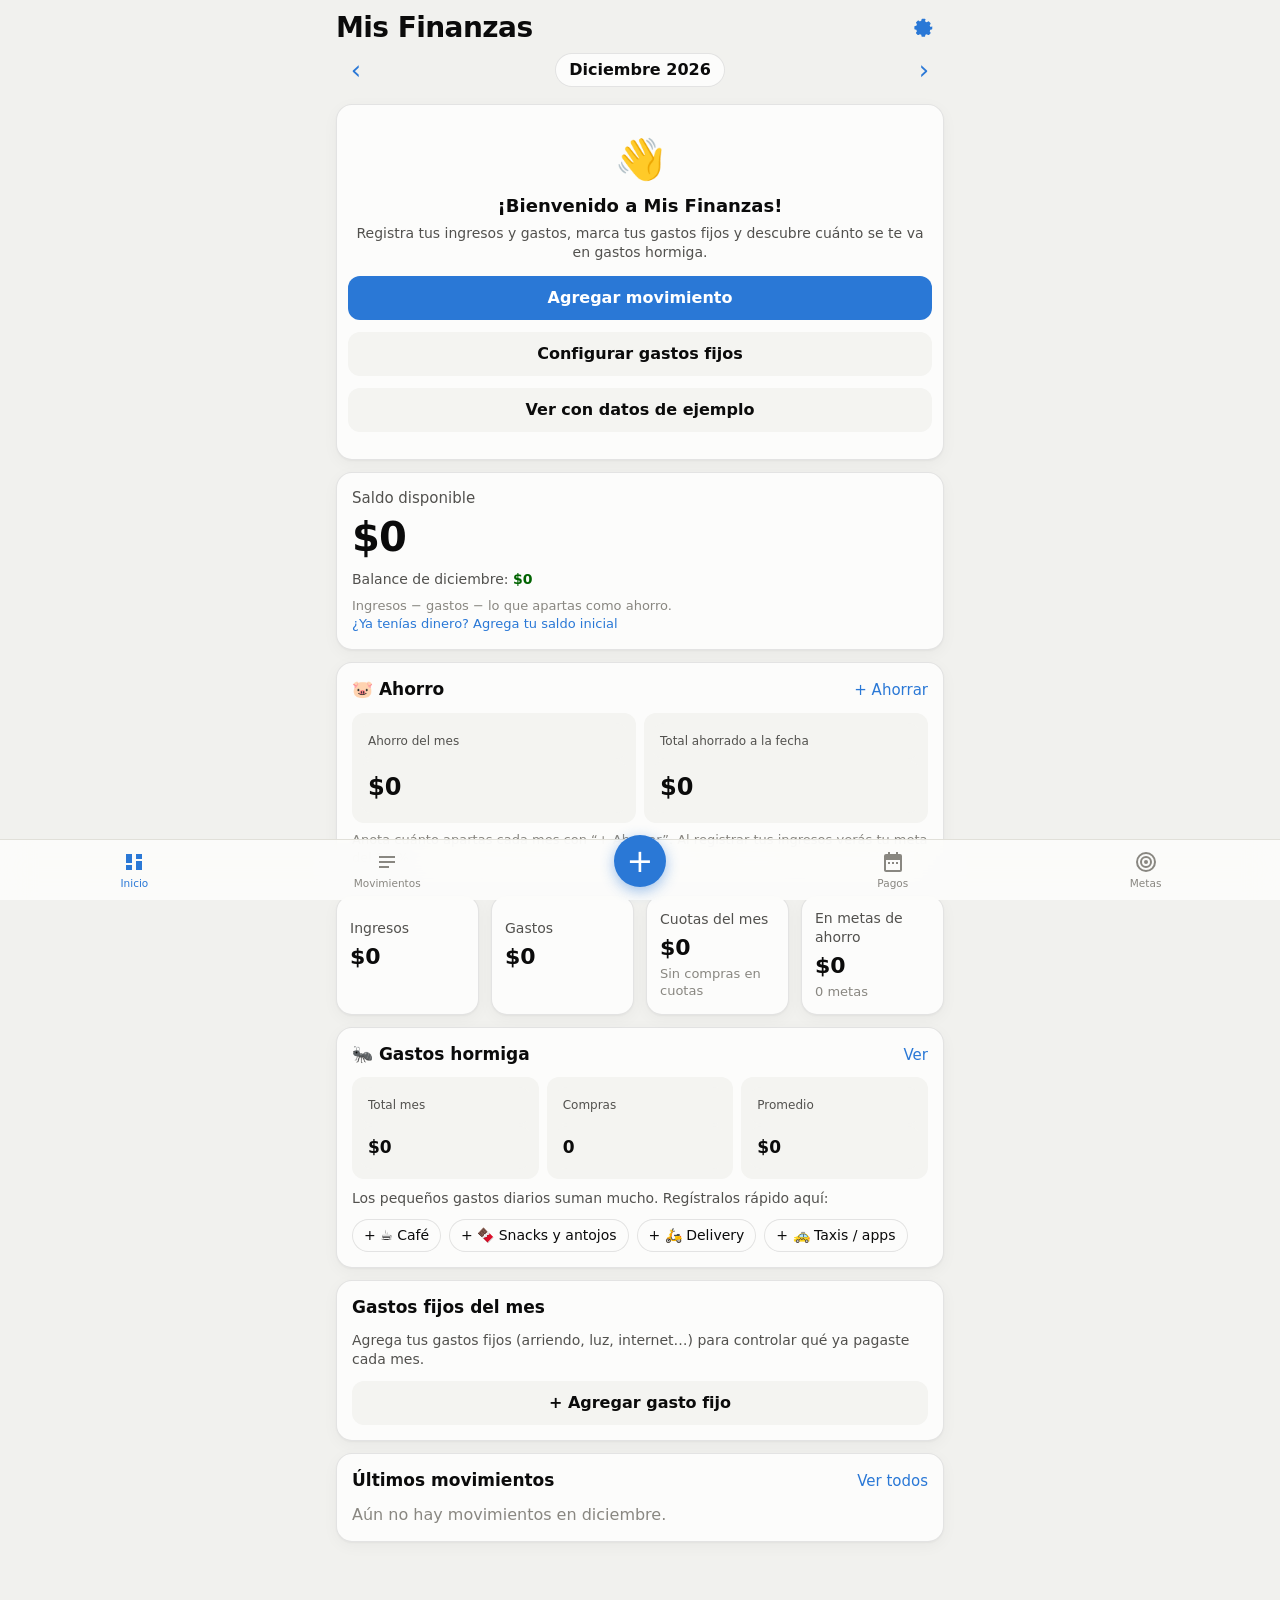
<file: index.html>
<!DOCTYPE html>
<html lang="es">
<head>
  <meta charset="utf-8">
  <meta name="viewport" content="width=device-width, initial-scale=1, viewport-fit=cover">
  <title>Mis Finanzas</title>
  <meta name="description" content="Finanzas personales: ingresos, gastos, gastos fijos, gastos hormiga y metas de ahorro.">
  <meta name="theme-color" content="#f1f1ee" media="(prefers-color-scheme: light)">
  <meta name="theme-color" content="#0d0d0d" media="(prefers-color-scheme: dark)">
  <meta name="apple-mobile-web-app-capable" content="yes">
  <meta name="mobile-web-app-capable" content="yes">
  <meta name="apple-mobile-web-app-status-bar-style" content="default">
  <meta name="apple-mobile-web-app-title" content="Finanzas">
  <meta name="format-detection" content="telephone=no">
  <link rel="manifest" href="manifest.webmanifest">
  <link rel="icon" href="icons/icon-192.png" type="image/png">
  <link rel="apple-touch-icon" href="icons/apple-touch-icon.png">
  <link rel="stylesheet" href="css/styles.css">
</head>
<body>
  <header class="topbar">
    <div class="topbar-row">
      <h1 id="title">Inicio</h1>
      <span class="spacer"></span>
      <button class="icon-btn cloud-btn" id="cloudBtn" data-action="cloud-goto" aria-label="Copia en Google Drive" hidden></button>
      <button class="icon-btn" data-action="go" data-tab="ajustes" aria-label="Ajustes">
        <svg viewBox="0 0 24 24" width="22" height="22" aria-hidden="true"><path fill="currentColor" d="M12 8.5a3.5 3.5 0 1 0 0 7 3.5 3.5 0 0 0 0-7Zm0 5.5a2 2 0 1 1 0-4 2 2 0 0 1 0 4Zm8.4-3.2-1.6-.3a7 7 0 0 0-.6-1.5l.9-1.4a.8.8 0 0 0-.1-1l-1.6-1.6a.8.8 0 0 0-1-.1l-1.4.9a7 7 0 0 0-1.5-.6l-.3-1.6A.8.8 0 0 0 12.4 2h-2.3a.8.8 0 0 0-.8.6l-.3 1.6a7 7 0 0 0-1.5.6l-1.4-.9a.8.8 0 0 0-1 .1L3.5 5.6a.8.8 0 0 0-.1 1l.9 1.4a7 7 0 0 0-.6 1.5l-1.6.3a.8.8 0 0 0-.6.8v2.3c0 .4.3.7.6.8l1.6.3c.1.5.3 1 .6 1.5l-.9 1.4a.8.8 0 0 0 .1 1l1.6 1.6c.3.3.7.3 1 .1l1.4-.9c.5.3 1 .5 1.5.6l.3 1.6c.1.4.4.6.8.6h2.3c.4 0 .7-.3.8-.6l.3-1.6c.5-.1 1-.3 1.5-.6l1.4.9c.3.2.7.2 1-.1l1.6-1.6c.3-.3.3-.7.1-1l-.9-1.4c.3-.5.5-1 .6-1.5l1.6-.3c.4-.1.6-.4.6-.8v-2.3a.8.8 0 0 0-.6-.8Z"/></svg>
      </button>
    </div>
    <div class="month-nav" id="monthNav">
      <button class="icon-btn" data-action="month" data-delta="-1" aria-label="Mes anterior">‹</button>
      <button class="month-label" id="monthLabel" data-action="month-today"></button>
      <button class="icon-btn" data-action="month" data-delta="1" aria-label="Mes siguiente">›</button>
    </div>
  </header>

  <main id="view" tabindex="-1"></main>

  <nav class="tabbar" aria-label="Secciones">
    <button data-action="go" data-tab="inicio" class="tab">
      <svg viewBox="0 0 24 24" aria-hidden="true"><path d="M4 13h6V4H4v9Zm0 7h6v-5H4v5Zm10 0h6v-9h-6v9Zm0-16v5h6V4h-6Z"/></svg>
      <span>Inicio</span>
    </button>
    <button data-action="go" data-tab="movimientos" class="tab">
      <svg viewBox="0 0 24 24" aria-hidden="true"><path d="M4 6h16v2H4V6Zm0 5h16v2H4v-2Zm0 5h10v2H4v-2Z"/></svg>
      <span>Movimientos</span>
    </button>
    <button data-action="add" class="tab tab-add" aria-label="Agregar movimiento">
      <span class="plus">+</span>
    </button>
    <button data-action="go" data-tab="fijos" class="tab">
      <svg viewBox="0 0 24 24" aria-hidden="true"><path d="M7 2v2H5a2 2 0 0 0-2 2v14c0 1.1.9 2 2 2h14a2 2 0 0 0 2-2V6a2 2 0 0 0-2-2h-2V2h-2v2H9V2H7Zm-2 8h14v10H5V10Zm2 2v2h2v-2H7Zm4 0v2h2v-2h-2Zm4 0v2h2v-2h-2Z"/></svg>
      <span>Pagos</span>
    </button>
    <button data-action="go" data-tab="metas" class="tab">
      <svg viewBox="0 0 24 24" aria-hidden="true"><path d="M12 2a10 10 0 1 0 10 10A10 10 0 0 0 12 2Zm0 18a8 8 0 1 1 8-8 8 8 0 0 1-8 8Zm0-14a6 6 0 1 0 6 6 6 6 0 0 0-6-6Zm0 10a4 4 0 1 1 4-4 4 4 0 0 1-4 4Zm0-6a2 2 0 1 0 2 2 2 2 0 0 0-2-2Z"/></svg>
      <span>Metas</span>
    </button>
  </nav>

  <div class="sheet-backdrop" id="backdrop" data-action="close-sheet" hidden></div>
  <section class="sheet" id="sheet" role="dialog" aria-modal="true" hidden></section>
  <div class="toast" id="toast" role="status" aria-live="polite" hidden></div>
  <div class="lock" id="lock" role="dialog" aria-modal="true" aria-label="App bloqueada" hidden></div>
  <input type="file" id="importFile" accept="application/json,.json" hidden>

  <script src="js/app.js"></script>
</body>
</html>
</file>
<file: css/styles.css>
/* ===== Tokens ===== */
:root {
  color-scheme: light;
  --page: #f1f1ee;
  --card: #fcfcfb;
  --card-2: #f4f4f1;
  --ink-1: #0b0b0b;
  --ink-2: #52514e;
  --ink-3: #898781;
  --hair: #e1e0d9;
  --axis: #c3c2b7;
  --border: rgba(11, 11, 11, 0.10);
  --accent: #2a78d6;
  --accent-ink: #1c5cab;
  --accent-wash: #cde2fb;
  --pos-ink: #006300;
  --neg-ink: #b42323;
  /* Series */
  --s-fijo: #2a78d6;
  --s-variable: #eb6834;
  --s-hormiga: #1baf7a;
  --s-ingreso: #008300;
  --s-gasto: #6250d6;
  --s-bar: #2a78d6;
  --s-track: #e6eefa;
  /* Status */
  --good: #0ca30c;
  --warning: #fab219;
  --critical: #d03b3b;
  --radius: 16px;
  --shadow: 0 1px 2px rgba(0,0,0,.04), 0 4px 16px rgba(0,0,0,.04);
  --font: system-ui, -apple-system, "SF Pro Text", "Segoe UI", Roboto, sans-serif;
}

@media (prefers-color-scheme: dark) {
  :root:where(:not([data-theme="light"])) {
    color-scheme: dark;
    --page: #0d0d0d;
    --card: #1a1a19;
    --card-2: #242423;
    --ink-1: #f0efec;
    --ink-2: #c3c2b7;
    --ink-3: #898781;
    --hair: #2c2c2a;
    --axis: #383835;
    --border: rgba(255, 255, 255, 0.10);
    --accent: #3987e5;
    --accent-ink: #86b6ef;
    --accent-wash: #1d3557;
    --pos-ink: #0ca30c;
    --neg-ink: #e66767;
    --s-fijo: #3987e5;
    --s-variable: #d95926;
    --s-hormiga: #199e70;
    --s-ingreso: #008300;
    --s-gasto: #9085e9;
    --s-bar: #3987e5;
    --s-track: #1f2a3a;
    --shadow: none;
  }
}
:root[data-theme="dark"] {
  color-scheme: dark;
  --page: #0d0d0d;
  --card: #1a1a19;
  --card-2: #242423;
  --ink-1: #f0efec;
  --ink-2: #c3c2b7;
  --ink-3: #898781;
  --hair: #2c2c2a;
  --axis: #383835;
  --border: rgba(255, 255, 255, 0.10);
  --accent: #3987e5;
  --accent-ink: #86b6ef;
  --accent-wash: #1d3557;
  --pos-ink: #0ca30c;
  --neg-ink: #e66767;
  --s-fijo: #3987e5;
  --s-variable: #d95926;
  --s-hormiga: #199e70;
  --s-ingreso: #008300;
  --s-gasto: #9085e9;
  --s-bar: #3987e5;
  --s-track: #1f2a3a;
  --shadow: none;
}

/* ===== Base ===== */
* { box-sizing: border-box; }
html, body { margin: 0; padding: 0; }
html { -webkit-text-size-adjust: 100%; }
body {
  font-family: var(--font);
  background: var(--page);
  color: var(--ink-1);
  font-size: 16px;
  line-height: 1.35;
  -webkit-font-smoothing: antialiased;
  -webkit-tap-highlight-color: transparent;
  overscroll-behavior-y: none;
  min-height: 100vh;
}
button { font: inherit; color: inherit; background: none; border: 0; padding: 0; cursor: pointer; }
input, select, textarea { font: inherit; color: inherit; }
h1, h2, h3, p { margin: 0; }
[hidden] { display: none !important; }

/* ===== Top bar ===== */
.topbar {
  position: sticky; top: 0; z-index: 20;
  background: color-mix(in srgb, var(--page) 88%, transparent);
  -webkit-backdrop-filter: saturate(180%) blur(16px);
  backdrop-filter: saturate(180%) blur(16px);
  padding: calc(env(safe-area-inset-top) + 8px) 16px 6px;
}
.topbar-row { display: flex; align-items: center; justify-content: space-between; min-height: 40px; }
.topbar h1 { font-size: 28px; font-weight: 700; letter-spacing: -0.02em; }
.icon-btn {
  width: 40px; height: 40px; border-radius: 20px;
  display: inline-grid; place-items: center;
  font-size: 26px; line-height: 1; color: var(--accent);
}
.icon-btn:active { background: var(--card-2); }
.month-nav { display: flex; align-items: center; justify-content: space-between; margin-top: 2px; }
.month-label {
  font-weight: 600; font-size: 16px; padding: 6px 14px; border-radius: 999px;
  background: var(--card); box-shadow: inset 0 0 0 1px var(--border);
  text-transform: capitalize;
}

/* ===== Main ===== */
main {
  padding: 8px 16px calc(env(safe-area-inset-bottom) + 96px);
  max-width: 640px; margin: 0 auto;
  outline: none;
}
.topbar-row, .month-nav { max-width: 608px; margin-left: auto; margin-right: auto; }

.card {
  background: var(--card);
  border-radius: var(--radius);
  box-shadow: var(--shadow), inset 0 0 0 1px var(--border);
  padding: 16px;
  margin-bottom: 12px;
}
.card-head { display: flex; align-items: baseline; justify-content: space-between; gap: 8px; margin-bottom: 12px; }
.card-head h2 { font-size: 17px; font-weight: 650; }
.card-head .link { color: var(--accent); font-size: 15px; font-weight: 500; }
.section-title { font-size: 13px; text-transform: uppercase; letter-spacing: .04em; color: var(--ink-3); margin: 18px 4px 8px; font-weight: 600; }
.muted { color: var(--ink-3); }
.sub { color: var(--ink-2); font-size: 14px; }
.small { font-size: 13px; }
.num { font-variant-numeric: tabular-nums; }
.pos { color: var(--pos-ink); }
.neg { color: var(--neg-ink); }
.row { display: flex; align-items: center; gap: 10px; }
.spacer { flex: 1; }

/* ===== Hero ===== */
.hero .label { color: var(--ink-2); font-size: 15px; }
.hero .value { font-size: 40px; font-weight: 700; letter-spacing: -0.02em; margin: 2px 0 6px; overflow-wrap: anywhere; }
.hero .meta { display: flex; flex-wrap: wrap; gap: 6px 14px; color: var(--ink-2); font-size: 14px; }
.pill {
  display: inline-flex; align-items: center; gap: 6px;
  padding: 3px 10px; border-radius: 999px; font-size: 13px; font-weight: 600;
  background: var(--card-2); color: var(--ink-2);
}
.pill .dot { width: 8px; height: 8px; border-radius: 4px; }

.tiles { display: grid; grid-template-columns: repeat(2, 1fr); gap: 12px; margin-bottom: 12px; }
.tile { margin: 0; padding: 14px; }
.tile .label { color: var(--ink-2); font-size: 14px; display: flex; align-items: center; gap: 6px; }
.tile .value { font-size: 22px; font-weight: 650; margin-top: 4px; overflow-wrap: anywhere; }
.tile .delta { font-size: 13px; margin-top: 2px; color: var(--ink-3); }

/* ===== Segmented bar (fijo / variable / hormiga) ===== */
.segbar { display: flex; gap: 2px; height: 14px; border-radius: 4px; overflow: hidden; background: var(--card-2); }
.segbar span { display: block; height: 100%; min-width: 3px; }
.legend { list-style: none; padding: 0; margin: 12px 0 0; display: grid; gap: 8px; }
.legend li { display: flex; align-items: center; gap: 10px; font-size: 15px; }
.legend .sw { width: 12px; height: 12px; border-radius: 3px; flex: none; }
.legend .name { flex: 1; color: var(--ink-1); }
.legend .val { font-weight: 600; }
.legend .pct { color: var(--ink-3); width: 44px; text-align: right; font-size: 13px; }

/* ===== Meters ===== */
.meter { height: 8px; border-radius: 4px; background: var(--s-track); overflow: hidden; }
.meter > span { display: block; height: 100%; border-radius: 0 4px 4px 0; background: var(--accent); }
.meter.good > span { background: var(--good); }
.meter.warning > span { background: var(--warning); }
.meter.critical > span { background: var(--critical); }
.status { font-size: 12px; font-weight: 600; display: inline-flex; gap: 4px; align-items: center; color: var(--ink-2); }

/* ===== Category bars ===== */
.cbars { display: grid; gap: 12px; }
.cbar { display: grid; gap: 6px; width: 100%; text-align: left; }
.cbar .top { display: flex; align-items: center; gap: 8px; font-size: 15px; }
.cbar .top .name { flex: 1; min-width: 0; white-space: nowrap; overflow: hidden; text-overflow: ellipsis; }
.cbar .track { height: 10px; }
.cbar .fill { height: 10px; background: var(--s-bar); border-radius: 0 4px 4px 0; min-width: 3px; }

/* ===== Column chart ===== */
.chart-readout { display: flex; flex-wrap: wrap; gap: 4px 14px; font-size: 14px; color: var(--ink-2); min-height: 40px; margin-bottom: 6px; }
.chart-readout strong { color: var(--ink-1); text-transform: capitalize; width: 100%; font-weight: 600; }
.chart-readout .k { display: inline-flex; align-items: center; gap: 6px; }
.chart-readout .sw { width: 10px; height: 10px; border-radius: 3px; display: inline-block; }
svg.chart { width: 100%; height: auto; display: block; overflow: visible; }
svg.chart .grid { stroke: var(--hair); stroke-width: 1; }
svg.chart .base { stroke: var(--axis); stroke-width: 1; }
svg.chart text { fill: var(--ink-3); font-size: 11px; font-family: var(--font); }
svg.chart text.sel { fill: var(--ink-1); font-weight: 600; }
svg.chart .hit { fill: transparent; cursor: pointer; }
svg.chart .hit.sel { fill: var(--card-2); }
.chart-legend { display: flex; gap: 16px; font-size: 13px; color: var(--ink-2); margin-top: 8px; }
.chart-legend span { display: inline-flex; align-items: center; gap: 6px; }
.chart-legend i { width: 10px; height: 10px; border-radius: 3px; display: inline-block; }
table.data { width: 100%; border-collapse: collapse; font-size: 14px; margin-top: 10px; }
table.data th, table.data td { padding: 6px 4px; text-align: right; border-bottom: 1px solid var(--hair); font-variant-numeric: tabular-nums; }
table.data th:first-child, table.data td:first-child { text-align: left; text-transform: capitalize; }
table.data th { color: var(--ink-3); font-weight: 600; font-size: 12px; }

/* ===== Lists ===== */
.list { list-style: none; margin: 0; padding: 0; }
.item {
  display: flex; align-items: center; gap: 12px; padding: 10px 0;
  border-bottom: 1px solid var(--hair); width: 100%; text-align: left;
}
.list > li:last-child .item, .list > .item:last-child { border-bottom: 0; }
.emoji {
  width: 40px; height: 40px; flex: none; border-radius: 12px; background: var(--card-2);
  display: grid; place-items: center; font-size: 20px;
}
.item .main { flex: 1; min-width: 0; }
.t1 { font-size: 16px; }
.t2 { font-size: 13px; color: var(--ink-3); }
.item .t1 { font-size: 16px; white-space: nowrap; overflow: hidden; text-overflow: ellipsis; }
.item .t2 { font-size: 13px; color: var(--ink-3); white-space: nowrap; overflow: hidden; text-overflow: ellipsis; }
.item .amt { font-weight: 600; font-variant-numeric: tabular-nums; white-space: nowrap; }
.tag {
  font-size: 11px; font-weight: 600; padding: 1px 7px; border-radius: 999px;
  background: var(--card-2); color: var(--ink-2); margin-left: 4px; vertical-align: 1px;
}
.tag::before { content: ""; display: inline-block; width: 6px; height: 6px; border-radius: 3px; margin-right: 4px; vertical-align: 1px; background: currentColor; }
.tag.fijo::before { background: var(--s-fijo); }
.tag.variable::before { background: var(--s-variable); }
.tag.hormiga::before { background: var(--s-hormiga); }
.day-head { display: flex; justify-content: space-between; font-size: 13px; color: var(--ink-3); margin: 16px 4px 6px; font-weight: 600; text-transform: capitalize; }

/* ===== Buttons ===== */
.btn {
  display: inline-flex; align-items: center; justify-content: center; gap: 6px;
  min-height: 44px; padding: 0 16px; border-radius: 12px;
  background: var(--card-2); color: var(--ink-1); font-weight: 600; font-size: 16px;
}
.btn.primary { background: var(--accent); color: #fff; }
.btn.danger { color: var(--neg-ink); }
.btn.block { width: 100%; }
.btn.sm { min-height: 34px; padding: 0 12px; font-size: 14px; border-radius: 10px; }
.btn:active { opacity: .7; }
.btn-row { display: flex; gap: 10px; margin-top: 12px; }
.btn-row .btn { flex: 1; }
.check {
  min-width: 84px; min-height: 34px; padding: 0 10px; border-radius: 999px; font-size: 14px; font-weight: 600;
  background: var(--card-2); color: var(--ink-2); white-space: nowrap;
}
.check.on { background: color-mix(in srgb, var(--good) 18%, transparent); color: var(--pos-ink); }

/* ===== Segmented control & chips ===== */
.seg { display: flex; background: var(--card-2); border-radius: 10px; padding: 2px; gap: 2px; }
.seg button { flex: 1; min-height: 34px; border-radius: 8px; font-size: 14px; font-weight: 600; color: var(--ink-2); white-space: nowrap; padding: 0 6px; }
.seg button.on { background: var(--card); color: var(--ink-1); box-shadow: 0 1px 3px rgba(0,0,0,.12); }
.chips { display: flex; gap: 8px; overflow-x: auto; padding-bottom: 2px; scrollbar-width: none; }
.chips::-webkit-scrollbar { display: none; }
.chip {
  flex: none; padding: 7px 12px; border-radius: 999px; font-size: 14px; font-weight: 500;
  background: var(--card); box-shadow: inset 0 0 0 1px var(--border); white-space: nowrap;
}
.chip.on { background: var(--accent); color: #fff; box-shadow: none; }
.cat-grid { display: grid; grid-template-columns: repeat(4, 1fr); gap: 6px; }
.cat-opt {
  display: grid; justify-items: center; align-content: start; gap: 2px; padding: 8px 2px; border-radius: 12px;
  background: var(--card-2); font-size: 11px; text-align: center; line-height: 1.15; min-height: 62px;
  overflow-wrap: anywhere;
}
.cat-opt .e { font-size: 20px; }
.cat-opt.on { background: var(--accent-wash); box-shadow: inset 0 0 0 2px var(--accent); }

/* ===== Forms ===== */
.field { display: grid; gap: 6px; margin-bottom: 14px; }
.field > label, .field > .lbl { font-size: 13px; color: var(--ink-2); font-weight: 600; }
.input, .select {
  width: 100%; min-height: 46px; padding: 10px 12px; border-radius: 12px;
  border: 1px solid var(--hair); background: var(--card-2); font-size: 16px;
  -webkit-appearance: none; appearance: none;
}
.input:focus, .select:focus { outline: 2px solid var(--accent); outline-offset: -1px; }
.input.amount { font-size: 34px; font-weight: 700; text-align: center; min-height: 64px; }
.field-row { display: grid; grid-template-columns: 1fr 1fr; gap: 10px; }
.switch-row { display: flex; align-items: center; justify-content: space-between; gap: 12px; padding: 6px 0; }
.switch { position: relative; width: 51px; height: 31px; flex: none; }
.switch input { position: absolute; inset: 0; opacity: 0; margin: 0; }
.switch span { position: absolute; inset: 0; border-radius: 16px; background: var(--axis); transition: background .2s; pointer-events: none; }
.switch span::after { content: ""; position: absolute; top: 2px; left: 2px; width: 27px; height: 27px; border-radius: 50%; background: #fff; box-shadow: 0 2px 4px rgba(0,0,0,.2); transition: transform .2s; }
.switch input:checked + span { background: var(--good); }
.switch input:checked + span::after { transform: translateX(20px); }
.emoji-input { width: 64px; text-align: center; font-size: 22px; }

/* ===== Sheet ===== */
.sheet-backdrop { position: fixed; inset: 0; background: rgba(0,0,0,.35); z-index: 40; animation: fade .2s; }
.sheet {
  position: fixed; left: 0; right: 0; bottom: 0; z-index: 50;
  max-height: 92vh; max-height: 92dvh; overflow-y: auto; -webkit-overflow-scrolling: touch;
  background: var(--card); border-radius: 20px 20px 0 0;
  padding: 8px 16px calc(env(safe-area-inset-bottom) + 16px);
  max-width: 640px; margin: 0 auto;
  animation: up .25s cubic-bezier(.2,.8,.2,1);
  overscroll-behavior: contain;
}
.sheet .grabber { width: 36px; height: 5px; border-radius: 3px; background: var(--axis); margin: 0 auto 8px; }
.sheet-head { display: flex; align-items: center; justify-content: space-between; margin-bottom: 14px; position: sticky; top: -8px; background: var(--card); padding: 6px 0; z-index: 1; }
.sheet-head h2 { font-size: 18px; font-weight: 650; }
.sheet-head .link { color: var(--accent); font-size: 16px; font-weight: 500; min-height: 36px; padding: 0 4px; }
.sheet-head .link.strong { font-weight: 700; }
@keyframes up { from { transform: translateY(100%); } to { transform: none; } }
@keyframes fade { from { opacity: 0; } to { opacity: 1; } }

/* ===== Tab bar ===== */
.tabbar {
  position: fixed; left: 0; right: 0; bottom: 0; z-index: 30;
  display: grid; grid-template-columns: repeat(5, 1fr); align-items: end;
  padding: 6px 8px calc(env(safe-area-inset-bottom) + 6px);
  background: color-mix(in srgb, var(--card) 90%, transparent);
  -webkit-backdrop-filter: saturate(180%) blur(16px);
  backdrop-filter: saturate(180%) blur(16px);
  border-top: 1px solid var(--hair);
}
.tab { display: grid; justify-items: center; gap: 2px; font-size: 10.5px; font-weight: 500; color: var(--ink-3); padding: 4px 0; }
.tab svg { width: 24px; height: 24px; fill: currentColor; }
.tab.on { color: var(--accent); }
.tab-add { align-self: center; }
.tab-add .plus {
  width: 52px; height: 52px; border-radius: 26px; background: var(--accent); color: #fff;
  display: grid; place-items: center; font-size: 32px; font-weight: 300; line-height: 1;
  box-shadow: 0 4px 14px color-mix(in srgb, var(--accent) 45%, transparent);
  margin-top: -18px;
}

/* ===== Toast ===== */
.toast {
  position: fixed; left: 16px; right: 16px; margin: 0 auto; width: fit-content; z-index: 60;
  bottom: calc(env(safe-area-inset-bottom) + 84px);
  background: var(--ink-1); color: var(--page); padding: 10px 16px; border-radius: 12px;
  font-size: 15px; font-weight: 500; max-width: 520px; display: flex; gap: 14px; align-items: center;
  animation: fade .2s;
}
.toast button { color: var(--accent-wash); font-weight: 700; }

/* ===== Misc ===== */
.empty { text-align: center; padding: 28px 12px; color: var(--ink-3); }
.empty .big { font-size: 40px; margin-bottom: 8px; }
.insights { list-style: none; margin: 0; padding: 0; display: grid; gap: 10px; }
.insights li { display: flex; gap: 10px; font-size: 15px; color: var(--ink-1); }
.insights li .i { flex: none; width: 22px; text-align: center; }
.kv { display: grid; grid-template-columns: repeat(3, minmax(0, 1fr)); gap: 8px; margin-top: 4px; }
.kv div { background: var(--card-2); border-radius: 12px; padding: 10px 8px; min-width: 0; }
.kv .k { font-size: 12px; color: var(--ink-2); }
.kv .v { font-size: clamp(12px, 3.7vw, 17px); font-weight: 650; margin-top: 2px; white-space: nowrap; }
.quick { display: flex; gap: 8px; flex-wrap: wrap; margin-top: 12px; }
.search { margin-bottom: 10px; }
.goal { display: block; width: 100%; text-align: left; }
.goal .meter { height: 10px; margin: 10px 0 6px; }
.goal .meter > span { background: var(--accent); }
.goal + .goal { border-top: 1px solid var(--hair); padding-top: 14px; margin-top: 14px; }
.settings-list .item { min-height: 50px; }
.chev { color: var(--ink-3); font-size: 20px; }
.note { font-size: 13px; color: var(--ink-3); margin-top: 8px; line-height: 1.4; }
ol.steps { margin: 6px 0 0; padding-left: 20px; color: var(--ink-2); font-size: 15px; line-height: 1.6; }

@media (min-width: 560px) {
  .tiles { grid-template-columns: repeat(4, 1fr); }
}
@media (prefers-reduced-motion: reduce) {
  * { animation: none !important; transition: none !important; }
}

/* ===== Copia en la nube ===== */
.cloud-btn { position: relative; }
.cloud-dot {
  position: absolute; right: 4px; bottom: 6px; width: 16px; height: 16px; border-radius: 8px;
  display: grid; place-items: center; color: #fff; font-size: 10px; font-weight: 800; line-height: 1;
  box-shadow: 0 0 0 2px var(--page);
}
code { font-family: ui-monospace, Menlo, monospace; background: var(--card-2); padding: 2px 6px; border-radius: 6px; }
textarea.input { resize: vertical; min-height: 120px; }
.steps a { color: var(--accent); }

/* ===== Ahorro y compras en cuotas ===== */
:root { --s-cuota: #eb6834; --s-cuota-track: #e9e8e3; }
@media (prefers-color-scheme: dark) {
  :root:where(:not([data-theme="light"])) { --s-cuota: #d95926; --s-cuota-track: #2c2c2a; }
}
:root[data-theme="dark"] { --s-cuota: #d95926; --s-cuota-track: #2c2c2a; }

.kv.lg .v { font-size: clamp(17px, 5.4vw, 24px); }
.link.inline { color: var(--accent); font-size: inherit; font-weight: 500; padding: 0; text-align: left; }
.tag.sav::before { background: var(--accent); }
.tag.cuota::before { background: var(--s-cuota); }
.amt.sav { color: var(--accent-ink); }

.credit { border: 1px solid var(--hair); border-radius: 16px; padding: 14px; background: var(--card); }
.credit + .credit { margin-top: 12px; }
.credit-main { display: block; width: 100%; text-align: left; }
.credit-top { display: flex; align-items: center; gap: 10px; flex-wrap: wrap; }
.credit-name { font-weight: 700; font-size: 18px; letter-spacing: -0.01em; }
.badge {
  font-size: 13px; font-weight: 600; padding: 3px 10px; border-radius: 999px;
  background: var(--card-2); color: var(--ink-2); white-space: nowrap; max-width: 100%; overflow: hidden; text-overflow: ellipsis;
}
.cuotas { display: flex; height: 22px; margin: 12px 0 10px; }
.cuotas span { flex: 1; min-width: 2px; border-radius: 4px; background: var(--s-cuota-track); }
.cuotas span.on { background: var(--s-cuota); }
.meter.cuota { background: var(--s-cuota-track); height: 14px; }
.meter.cuota > span { background: var(--s-cuota); }
.credit-line { font-size: 16px; }
.credit-line b { font-weight: 700; }

/* ===== Bloqueo ===== */
.lock {
  position: fixed; inset: 0; z-index: 200; background: var(--page);
  display: flex; align-items: center; justify-content: center;
  padding: calc(env(safe-area-inset-top) + 16px) 24px calc(env(safe-area-inset-bottom) + 16px);
  overflow-y: auto;
}
body.is-locked .topbar, body.is-locked main, body.is-locked .tabbar, body.is-locked .sheet, body.is-locked .sheet-backdrop { visibility: hidden; }
.lock-inner { width: 100%; max-width: 320px; text-align: center; display: grid; justify-items: center; gap: 6px; }
.lock-logo { width: 64px; height: 64px; border-radius: 15px; margin-bottom: 6px; }
.lock-inner h2 { font-size: 22px; font-weight: 700; }
.pin-dots { display: flex; gap: 16px; margin: 18px 0 6px; min-height: 16px; }
.pin-dots span { width: 14px; height: 14px; border-radius: 50%; box-shadow: inset 0 0 0 2px var(--ink-2); transition: background .1s; }
.pin-dots span.on { background: var(--ink-1); box-shadow: none; }
.pin-dots.shake { animation: shake .35s; }
@keyframes shake { 20%, 60% { transform: translateX(-8px); } 40%, 80% { transform: translateX(8px); } }
.lock-msg { min-height: 20px; font-size: 14px; color: var(--neg-ink); }
.keypad { display: grid; grid-template-columns: repeat(3, 76px); gap: 16px 24px; margin-top: 10px; justify-content: center; }
.key {
  width: 76px; height: 76px; border-radius: 50%; background: color-mix(in srgb, var(--ink-1) 8%, transparent); font-size: 30px; font-weight: 400;
  display: grid; place-items: center; font-variant-numeric: tabular-nums;
}
.key:active { background: color-mix(in srgb, var(--ink-1) 22%, transparent); }
.key-text { background: transparent; font-size: 26px; }
.lock-foot { display: grid; gap: 10px; margin-top: 18px; }
.lock-foot .link { color: var(--accent); font-size: 15px; font-weight: 500; }
@media (max-height: 640px) { .key { width: 64px; height: 64px; font-size: 26px; } .keypad { grid-template-columns: repeat(3, 64px); gap: 12px 20px; } }

/* ===== Tarjetas de crédito ===== */
.card-debt { font-size: 26px; font-weight: 700; letter-spacing: -0.01em; }
.tag.pago::before { background: var(--ink-3); }
.split-line { padding: 8px 2px; border-bottom: 1px solid var(--hair); font-size: 15px; gap: 10px; }
.split-box { background: var(--card-2); border-radius: 14px; padding: 12px; margin-bottom: 14px; }
.split-box p { font-size: 15px; margin-bottom: 8px; }
.split-row { display: grid; grid-template-columns: 1fr 110px 36px; gap: 6px; align-items: center; margin-top: 6px; }
.split-row .select, .split-row .input { min-height: 42px; background: var(--card); font-size: 15px; padding: 8px 10px; }
.split-row .icon-btn { width: 36px; height: 36px; font-size: 16px; color: var(--ink-3); }
</file>
